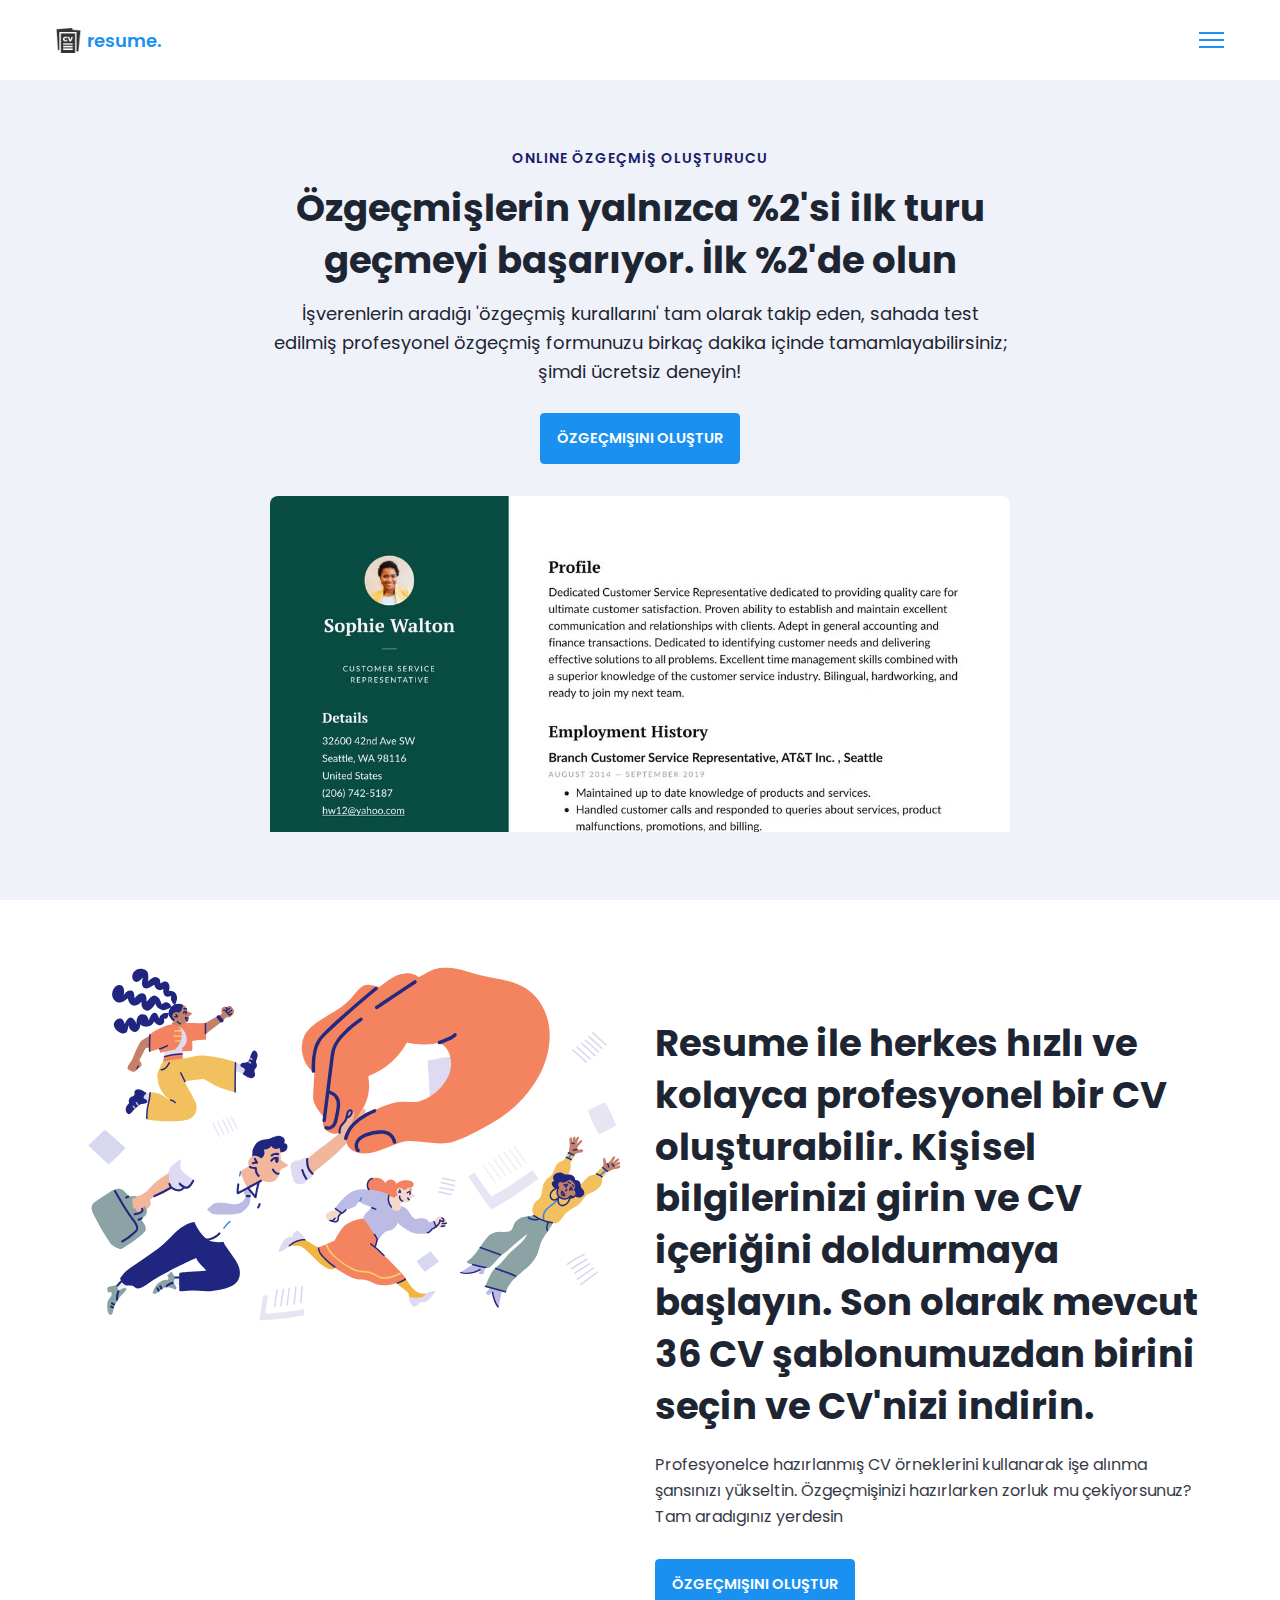
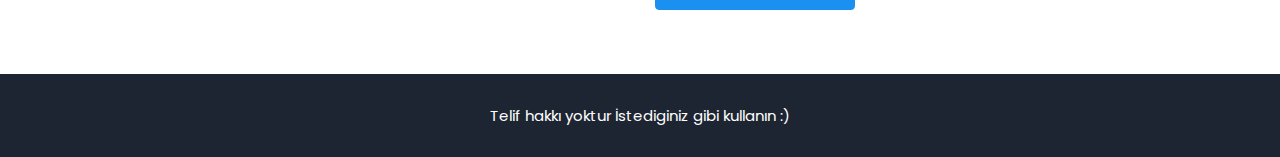
<file: index.html>
<!DOCTYPE html>
<html>
    <head>
        <meta charset="utf-8">
        <meta http-equiv="X-UA-Compatible" content="IE=edge">
        <title>Home Page</title>
        <meta name="description" content="">
        <meta name="viewport" content="width=device-width, initial-scale=1">
        <link rel="stylesheet" href="assets/css/main.css">
    </head>
    <body>

        <nav class = "navbar bg-white">
            <div class="container">
                <div class = "navbar-content">
                    <div class = "brand-and-toggler">
                        <a href = "index.html" class = "navbar-brand">
                            <img src = "assets/images/curriculum-vitae.png" alt = "" class = "navbar-brand-icon">
                            <span class = "navbar-brand-text"> <span>resume.</span>
                        </a>
                        <button type = "button" class = "navbar-toggler-btn">
                            <div class = "bars">
                                <div class = "bar"></div>
                                <div class = "bar"></div>
                                <div class = "bar"></div>
                            </div>
                        </button>
                    </div>
                </div>
            </div>
        </nav>

        <header class = "header bg-bright" id = "header">
            <div class = "container">
                <div class = "header-content text-center">
                    <h6 class = "text-uppercase text-blue-dark fs-14 fw-6 ls-1">ONLINE ÖZGEÇMİŞ OLUŞTURUCU</h6>
                    <h1 class = "lg-title">Özgeçmişlerin yalnızca %2'si ilk turu geçmeyi başarıyor. İlk %2'de olun</h1>
                    <p class = "text-dark fs-18">
                        İşverenlerin aradığı 'özgeçmiş kurallarını' tam olarak takip eden, sahada test edilmiş profesyonel özgeçmiş formunuzu birkaç dakika içinde tamamlayabilirsiniz; şimdi ücretsiz deneyin!</p>
                    <a href = "resume.html" class = "btn btn-primary text-uppercase">özgeçmişini oluştur</a>
                    <img src = "assets/images/dublin-resume-templates.avif">
                </div>
            </div>
        </header>

        <div class="section-one">
            <div class="container">
                <div class = "section-one-content">
                    <div class="section-one-l">
                        <img src = "assets/images/visual-0c7080adf17f1f207276f613447c924f667dab34b7ac415cd7ef653172defd0b.svg">
                    </div>
                    <div class = "section-one-r text-center">
                        <h2 class = "lg-title">Resume ile herkes hızlı ve kolayca profesyonel bir CV oluşturabilir. Kişisel bilgilerinizi girin ve CV içeriğini doldurmaya başlayın. Son olarak mevcut 36 CV şablonumuzdan birini seçin ve CV'nizi indirin.</h2>
                        <p class = "text">Profesyonelce hazırlanmış CV örneklerini kullanarak işe alınma şansınızı yükseltin. Özgeçmişinizi hazırlarken zorluk mu çekiyorsunuz? Tam aradıgınız yerdesin</p>
                        <div class = "btn-group">
                            <a href = "resume.html" class = "btn btn-primary text-uppercase">özgeçmişini oluştur</a>
                        </div>
                    </div>
                </div>
            </div>
        </div>

        <footer class = "footer bg-dark">
            <div class="container">
                <div class = "footer-content text-center">
                    <p class="fs-15"> <span>Telif hakkı yoktur İstediginiz gibi kullanın :) </span></p>
                </div>
            </div>
        </footer>
        
    </body>
</html>
</file>
<file: assets/css/main.css>
@import url('https://fonts.googleapis.com/css2?family=Manrope:wght@200;300;400;500;600;700;800&family=Poppins:ital,wght@0,100;0,200;0,300;0,400;0,500;0,600;0,700;0,800;0,900;1,100;1,200;1,300;1,400;1,500;1,600;1,700;1,800;1,900&display=swap');

:root{
    --clr-blue: #1A91F0;
    --clr-blue-mid: #1170CD;
    --clr-blue-dark: #1A1C6A;
    --clr-white: #fff;
    --clr-bright: #EFF2F9;
    --clr-dark: #1e2532;
    --clr-black: #000;
    --clr-grey: #656e83;
    --clr-green: #084C41;
    --font-poppins: 'Poppins', sans-serif;
    --font-manrope: 'Manrope', sans-serif;;
    --transition: all 300ms ease-in-out;
}

*{
    padding: 0;
    margin: 0;
    box-sizing: border-box;
}

html{
    font-size: 10px;
}

body{
    font-size: 1.6rem;
    font-family: var(--font-poppins);
}

button{
    border: none;
    background-color: transparent;
    outline: 0;
    cursor: pointer;
    font-family: inherit;
}

img{
    width: 100%;
    display: block;
}

a{
    text-decoration: none;
}

/* fonts */
.font-poppins{font-family: var(--font-poppins);}
.font-manrope{font-family: var(--font-manrope);}

/* text colors */
.text-blue{color: var(--clr-blue);}
.text-blue-mid{color: var(--clr-blue-mid);}
.text-blue-dark{color: var(--clr-blue-dark);}
.text-bright{color: var(--clr-bright);}
.text-dark{color: var(--clr-dark);}
.text-grey{color: var(--clr-grey);}
.text-white{color: var(--clr-white);}

/* backgrounds */
.bg-blue{background-color: var(--clr-blue);}
.bg-blue-mid{background-color: var(--clr-blue-mid);}
.bg-blue-dark{background-color: var(--clr-blue-dark);}
.bg-bright{background-color: var(--clr-bright);}
.bg-dark{background-color: var(--clr-dark);}
.bg-grey{background-color: var(--clr-grey);}
.bg-white{background-color: var(--clr-white);}
.bg-black{background-color: var(--clr-black);}
.bg-green{background-color: var(--clr-green);}

.text-center{ text-align: center;}
.text-left{text-align: left;}
.text-right{text-align: right;}
.text-uppercase{text-transform: uppercase;}
.text-lowercase{text-transform: lowercase;}
.text-capitalize{text-transform: capitalize;}
.text{
    color: var(--clr-dark);
    opacity: 0.9;
    margin: 2rem 0;
    line-height: 1.6;
}

.fw-2{font-weight: 200;}
.fw-3{font-weight: 300;}
.fw-4{font-weight: 400;}
.fw-5{font-weight: 500;}
.fw-6{font-weight: 600;}
.fw-7{font-weight: 700;}
.fw-8{font-weight: 800;}

.fs-13{font-size: 13px;}
.fs-14{font-size: 14px;}
.fs-15{font-size: 15px;}
.fs-16{font-size: 16px;}
.fs-17{font-size: 17px;}
.fs-18{font-size: 18px;}
.fs-19{font-size: 19px;}
.fs-20{font-size: 20px;}
.fs-21{font-size: 21px;}
.fs-22{font-size: 22px;}
.fs-23{font-size: 23px;}
.fs-24{font-size: 24px;}
.fs-25{font-size: 25px;}

.ls-1{letter-spacing: 1px;}
.ls-2{letter-spacing: 2px;}

.container{
    max-width: 1200px;
    margin: 0 auto;
    padding: 0 1.6rem;
}
.progress-content{
    margin: auto;
}

.progressbar {
    width: 60%;
    position: relative;
    display: flex;
    justify-content: space-between;
    counter-reset: step;
    margin: auto;
    left: auto;
}



.progressbar::before,
.progress {
    content: "";
    position: absolute;
    top: 50%;
    transform: translateY(-50%);
    height: 8px;
    width: 100%;
    background-color: #dcdcdc;
    z-index: -1;
}

.progress {
    background-color: blue;
    width: 200px;
    transition: 0.3s;
}

.progress-step {
    width: 38px;
    height: 38px;
    background-color: #dcdcdc;
    border-radius: 50%;
    display: flex;
    justify-content: center;
    align-items: center;
}

.progress-step::before {
    counter-increment: step;
    content: counter(step);
}

.progress-step::after {
    content: attr(data-title);
    position: absolute;
    top: calc(100% + 0.5rem);
    font-size: 0.85rem;
    color: #666;
}

.progress-step-active {
    background-color: blue;
    color: #f3f3f3;
}


.form1 {
    margin: 0 auto;
    border: 1px solid #ccc;
    border-radius: 0.35rem;
    padding: 1.5rem;
}

.form-step { 
    display: none;
    transform-origin: top;
    animation: animate 0.5s;
}

.form-step-active {
    display: block;
}

.input-group {
    margin: 2rem 0;
}
#btns-group {
    display: flex;
    align-items: center;
    justify-content: center;
    flex-direction: row;
}
.formend{
    display: none;
}


/* Button */
.btns-group {
    display: grid;
    grid-template-columns: repeat(2, 1fr);
    gap: 1.5rem;
}

.btn-next, .btn-prev {
    padding: 0.75rem;
    display: block;
    text-decoration: none;
    text-align: center;
    border-radius: 0.25rem;
    cursor: pointer;
    transition: 0.3s;
    margin: 0 auto;
    width: 200px;
    color: white;
    font-size: 1.9rem;
    background-color: rgb(98,108,204);
}

.btn1:hover{
    text-decoration: underline;
}


@keyframes animate {
    from {
        transform: scale(1, 0);
        opacity: 0;
    }

    to {
        transform: scale(1, 1);
        opacity: 1;
    }
}




/* bars button */
.bars{
    display: flex;
    flex-direction: column;
    justify-content: space-between;
    height: 16.5px;
    width: 25px;
}
.bars .bar{
    width: 100%;
    height: 2px;
    background-color: var(--clr-blue);
    transition: var(--transition);
}

.bars:hover .bar{
    background-color: var(--clr-dark);
}

/* buttons */
.btn{
    font-size: 14.5px;
    font-weight: 600;
    padding: 1.4rem 1.6rem;
    border-radius: 4px;
    display: inline-block;
}

.btn-primary{
    background-color: var(--clr-blue);
    color: var(--clr-white);
    border: 1px solid var(--clr-blue);
    transition: var(--transition);
}

.btn-primary:hover{
    background-color: transparent;
    color: var(--clr-dark);
    border-color: var(--clr-grey);
}

.btn-secondary{
    background-color: transparent;
    color: var(--clr-dark);
    border: 1px solid var(--clr-grey);
    transition: var(--transition);
}

.btn-secondary:hover{
    background-color: var(--clr-blue);
    color: var(--clr-white);
    border-color: var(--clr-blue);
}

.btn-group button:first-child, .btn-group a:first-child{
    margin-right: 1rem!important;
}

/* navbar part */
.navbar{
    height: 80px;
    display: flex;
    align-items: center;
    box-shadow: rgba(0, 0, 0, 0.08) 0px 3px 8px;
}

.navbar .container{
    width: 100%;
}

.navbar-brand{
    display: flex;
    align-items: center;
    justify-content: flex-start;
    font-size: 1.8rem;
}
.navbar-brand-text{
    color: var(--clr-dark);
    font-weight: 600;
}
.navbar-brand-text span{
    color: var(--clr-blue);
}
.navbar-brand-icon{
    width: 25px;
    margin-right: 6px;
    opacity: 0.8;
}
.brand-and-toggler{
    display: flex;
    align-items: center;
    justify-content: space-between;
}
.header{
    min-height: calc(100vh - 80px);
    display: flex;
    flex-direction: column;
    align-items: center;
    justify-content: center;
}
.header-content{
    max-width: 740px;
    margin-right: auto;
    margin-left: auto;
}
.header-content img{
    max-width: 760px;
    border-top-right-radius: 8px;
    border-top-left-radius: 8px;
    margin-top: 3.2rem;
}
.lg-title{
    margin: 1.4rem 0;
    font-size: 37px;
    line-height: 1.4;
    color: var(--clr-dark);
}
.header-content p{
    margin-bottom: 2.6rem;
    line-height: 1.6;
}


/* section one */
.section-one{
    padding: 64px 0;
    min-height: 80vh;
    display: flex;
    align-items: center;
}
.section-one-l img{
    max-width: 545px;
    margin-right: auto;
    margin-left: auto;
}
.section-one-r{
    margin-top: 4rem;
}

.section-one .btn-group{
    margin-top: 2rem;
}
.section-one-r{
    max-width: 545px;
    margin-right: auto;
    margin-left: auto;
}
.section-one-r .btn-group{
    margin-top: 3rem;
}

/* section two */
.section-two{
    padding: 64px 0;
}
.section-two .section-items{
    display: grid;
    gap: 2rem;
}

.section-two .section-item{
    max-width: 350px;
    text-align: center;
    margin-right: auto;
    margin-left: auto;
}
.section-two .section-item-icon{
    margin: 1rem 0;
}
.section-two .section-item-icon img{
    width: 80px;
    margin-right: auto;
    margin-left: auto;
}
.section-two .section-item-title{
    color: var(--clr-blue-dark);
    font-size: 1.8rem;
    font-weight: 600;
}
.section-two .text{
    margin: 0.9rem 0;
}

/* footer */
.footer{
    padding: 3rem 0;
}
.footer-content p{
    color: var(--clr-grey);
}
.footer-content p span{
    color: var(--clr-white);
}

/* media queries */
@media screen and (min-width: 768px){
    .section-two .section-items{
        grid-template-columns: repeat(2, 1fr);
    }
   
}

@media screen and (min-width: 992px){
    .section-one-content{
        display: grid;
        grid-template-columns: repeat(2, 1fr);
        column-gap: 3rem;
    }
    .section-one-r{
        text-align: left;
    }
    .section-two .section-items{
        grid-template-columns: repeat(3, 1fr);
    }
    .section-two .section-item{
        text-align: left;
    }
    .section-two .section-item-icon img{
        margin-left: 0;
    }
}



/* resume page */
#about-sc{
    padding: 64px 0;
}

.cv-form-row-title{
    background-color: white;
    padding: 0.8rem 1.6rem;
    margin-bottom: 2rem;
}

.cv-form-row-title h3{
    color: black;
    font-weight: 500;
    letter-spacing: 1.5px;
    font-size: 1.7rem;
}
.cv-form-blk{
    margin: 3rem 0;
    
}
.cv-form-row{
    padding: 3rem 2rem 0 2rem;
    border: 1px solid rgba(0, 0, 0, 0.08);
    margin-bottom: 1rem;
    position: relative;
}
textarea{
    resize: none;
}
.form-elem{
    margin-bottom: 3rem;
    position: relative;
}
.form-label{
    display: block;
    font-weight: 600;
    font-size: 14px;
    color: var(--clr-dark);
    margin-bottom: 0.5rem;
}
.form-control{
    border-radius: none;
    border: 1px solid rgba(0, 0, 0, 0.1);
    font-size: 14px;
    padding: 0.8rem 1.6rem;
    font-family: inherit;
    width: 100%;
    outline: 0;
    transition: var(--transition);
}

.form-control:focus{
    border-color: rgba(0, 0, 0, 0.3);
}
.form-text{
    color: #ca0b00;
    font-size: 12px;
    position: absolute;
    letter-spacing: 0.5px;
    top: calc(100% + 2px);
    left: 0;
    width: 100%;
}
.cols-3, .cols-2{
    display: grid;
}
.repeater-add-btn{
    width: 25px;
    height: 25px;
    background-color: var(--clr-blue-mid);
    font-size: 1.6rem;
    color: var(--clr-white);
    margin: 1rem 0;
}
.repeater-remove-btn{
    position: absolute;
    top: 10px;
    right: 10px;
    z-index: 999;
    width: 25px;
    height: 25px;
    border-radius: 50%;
    background-color: #ca0b00;
    color: var(--clr-white);
    font-size: 1.6rem;
}

/* preview section */
.preview-cnt{
    border-radius: 5px;
    display: grid;
    grid-template-columns: 50%;
    box-shadow: rgba(149, 157, 165, 0.2) 0px 8px 24px;
    overflow: hidden;
    display: none;

}

.active{
    display: grid;
    grid-template-columns: 39% auto;
    box-shadow: rgba(149, 157, 165, 0.2) 0px 8px 24px;
    height: 900px;
}

.preview-cnt-l{
    padding: 3rem 3rem 2rem 1.8rem;
}
.preview-cnt-r{
    padding: 3rem 3rem 3rem 4rem;
}
.preview-cnt-l .preview-blk:nth-child(1){
    text-align: center;
}
.preview-image{
    width: 120px;
    height: 120px;
    border-radius: 50%;
    overflow: hidden;
    margin-right: auto;
    margin-left: auto;
}
.preview-image img{
    width: 100%;
    height: 100%;
    object-fit: cover;
}
.preview-item-name{
    font-size: 2.4rem;
    font-weight: 600;
    margin: 1.8rem 0;
    position: relative;
}
.preview-item-name::after{
    position: absolute;
    content: "";
    bottom: -10px;
    width: 50px;
    height: 1.5px;
    background-color: rgba(255, 255, 255, 0.5);
    left: 50%;
    transform: translateX(-50%);
}
.preview-blk{
    padding: 1rem 0;
    margin-bottom: 1rem;
    
}
.preview-blk-title h3{
    text-transform: uppercase;
    letter-spacing: 0.5px;
    border-bottom: 0.5px solid rgba(0, 0, 0, 0.08);
    padding-bottom: 0.5rem;
}
.preview-blk-title{
    margin-bottom: 1rem;
}
.preview-blk-list .preview-item{
    font-size: 1.5rem;
    margin-bottom: 0.2rem;
    opacity: 0.95;
}
.preview-cnt-r .preview-blk-title{
    color: var(--clr-dark);
}
.preview-cnt-r .preview-blk-list .preview-item{
    margin-top: 1.8rem;
}

.achievements-items.preview-blk-list .preview-item span:first-child,
.educations-items.preview-blk-list .preview-item span:first-child,
.experiences-items.preview-blk-list .preview-item span:first-child{
    display: block;
    font-weight: 600;
    margin-bottom: 1rem;
    background-color: rgba(0, 0, 0, 0.03);
}

.educations-items.preview-blk-list .preview-item span:nth-child(2),
.experiences-items.preview-blk-list .preview-item span:nth-child(2){
    font-weight: 600;
    margin-right: 1rem;
}

.educations-items.preview-blk-list .preview-item span:nth-child(3),
.experiences-items.preview-blk-list .preview-item span:nth-child(3){
    font-style: italic;
    margin-right: 1rem;
}

.educations-items.preview-blk-list .preview-item span:nth-child(4),
.educations-items.preview-blk-list .preview-item span:nth-child(5),
.experiences-items.preview-blk-list .preview-item span:nth-child(4),
.experiences-items.preview-blk-list .preview-item span:nth-child(5){
    margin-right: 1rem;
    background-color: var(--clr-green);
    color: var(--clr-white);
    padding: 0 1rem; 
    border-radius: 0.6rem;
} 

.educations-items.preview-blk-list .preview-item span:nth-child(6),
.experiences-items.preview-blk-list .preview-item span:nth-child(6){
    font-size: 13.5px;
    display: block;
    opacity: 0.8;
    margin-top: 1rem;
}
.projects-items.preview-blk-list .preview-item span{
    display: block;
}

@media screen and (min-width: 768px){
    .cols-3{
        grid-template-columns: repeat(2, 1fr);
        column-gap: 2rem;
    }
    .cols-2{
        grid-template-columns: repeat(2, 1fr);
        column-gap: 2rem;
    }
    .cols-4{
        grid-template-columns: repeat(1, 1fr);
    }
    .preview-cnt-l{
        grid-template-columns: 40% auto;
    }
}

@media screen and (min-width: 992px){
    .cv-form-row{
        padding: 3rem 3rem 0rem 3rem;
    }
    .cols-3{
        grid-template-columns: repeat(3, 1fr);
    }
}

.print-btn-sc{
    margin: 2rem 0 6rem 0;
    display: none;
}

/* print section */
@media print{
    body *{
        visibility: hidden;
    }

    .non_print_area{
        display: none;
    }

    .print_area, .print_area *{
        visibility: visible;
    }

    .print_area{
        width: 100%;
        position: absolute;
        left: 0;
        top: 0;
        overflow: hidden;
    }
}
.flex{
    display: flex;
    flex-direction: row;
    font-weight: 600;
    flex-wrap: wrap;
   
    
}
.flex > div{

}
.eduDate{
    background-color: rgb(8,76,65);
    border-radius: 5px;
    color: white;
    padding: 0 10px;
    margin: 2px;


}
</file>
